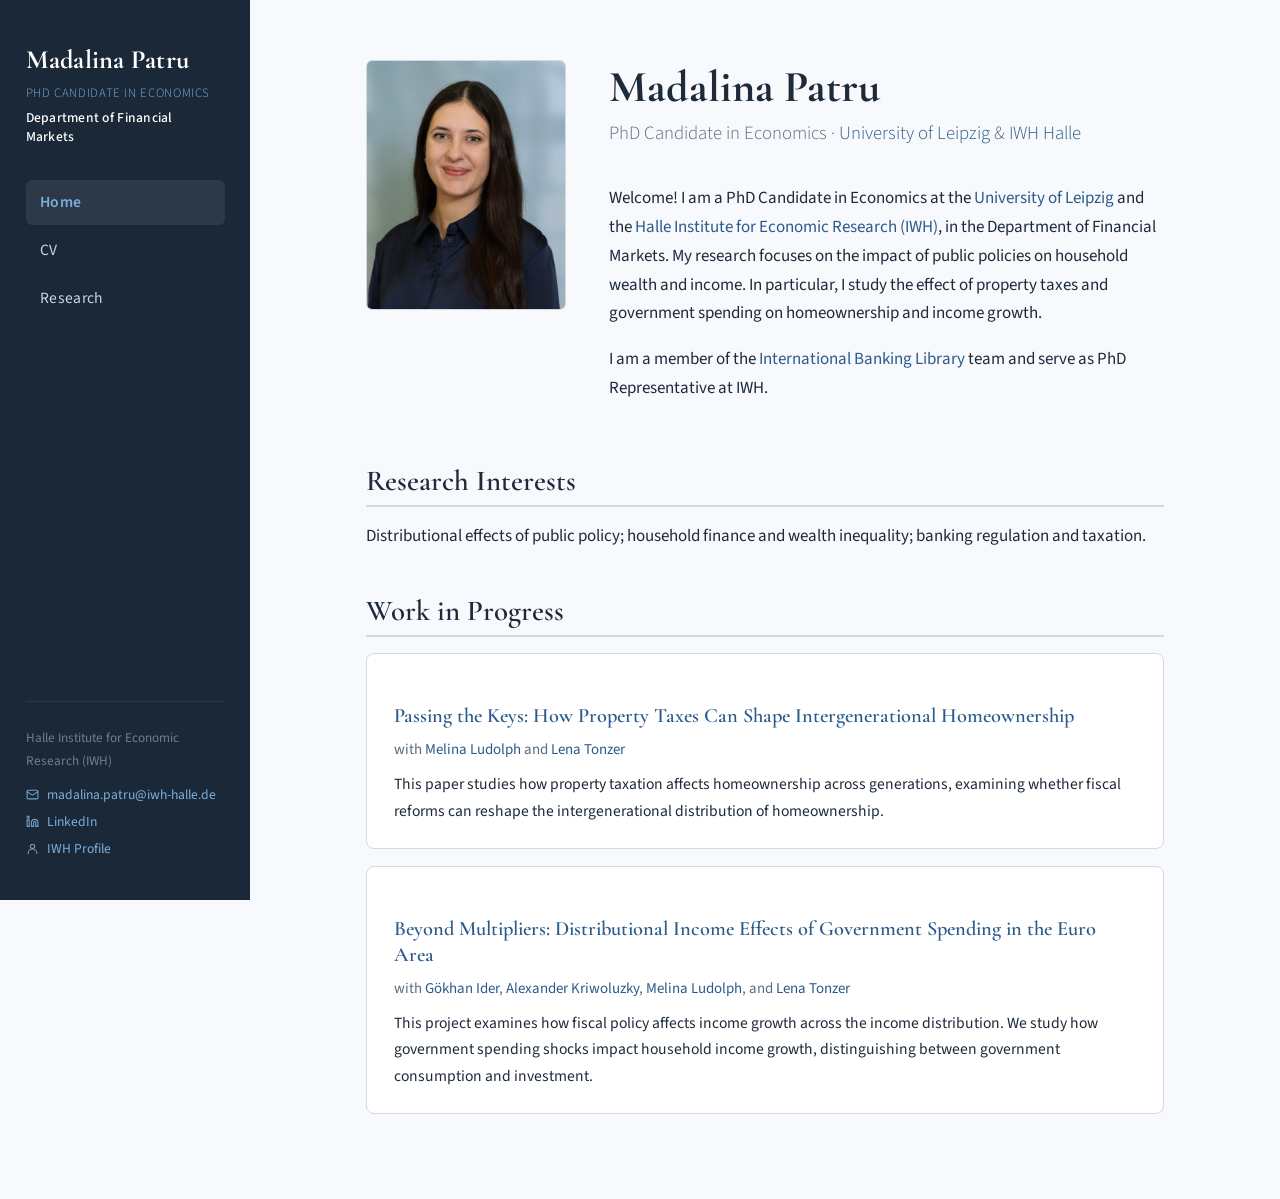
<file: index.html>
<!DOCTYPE html>
<html lang="en">
<head>
  <meta charset="UTF-8">
  <meta name="viewport" content="width=device-width, initial-scale=1.0">
  <meta name="description" content="Madalina Patru — PhD Candidate in Economics at the University of Leipzig and IWH Halle. Research on property taxes, homeownership, and household wealth.">
<meta name="author" content="Madalina Patru">
  <title>Madalina Patru — Academic Homepage</title>
  <link rel="stylesheet" href="style.css">
</head>
<body>

  <button class="hamburger" onclick="document.querySelector('.sidebar').classList.toggle('open')" aria-label="Menu">☰</button>

  <aside class="sidebar">
    <div class="sidebar__name">Madalina Patru</div>
    <div class="sidebar__title">PhD Candidate in Economics</div>
    <div class="sidebar__dept">Department of Financial Markets</div>
    <ul class="sidebar__nav">
      <li><a href="index.html" class="active">Home</a></li>
      <li><a href="cv.html">CV</a></li>
      <li><a href="research.html">Research</a></li>
    </ul>
    <div class="sidebar__footer">
      Halle Institute for Economic Research (IWH)
      <div class="sidebar__contact">
        <a href="mailto:madalina.patru@iwh-halle.de">
          <svg width="13" height="13" viewBox="0 0 24 24" fill="none" stroke="currentColor" stroke-width="2" stroke-linecap="round" stroke-linejoin="round"><rect x="2" y="4" width="20" height="16" rx="2"/><path d="m22 7-8.97 5.7a1.94 1.94 0 0 1-2.06 0L2 7"/></svg>
          madalina.patru@iwh-halle.de
        </a>
        <a href="https://www.linkedin.com/in/madalinagpatru/" target="_blank" rel="noopener">
          <svg width="13" height="13" viewBox="0 0 24 24" fill="none" stroke="currentColor" stroke-width="2" stroke-linecap="round" stroke-linejoin="round"><path d="M16 8a6 6 0 0 1 6 6v7h-4v-7a2 2 0 0 0-2-2 2 2 0 0 0-2 2v7h-4v-7a6 6 0 0 1 6-6z"/><rect x="2" y="9" width="4" height="12"/><circle cx="4" cy="4" r="2"/></svg>
          LinkedIn
        </a>
        <a href="https://www.iwh-halle.de/en/about-the-iwh/team/detail/madalina-patru" target="_blank" rel="noopener">
          <svg width="13" height="13" viewBox="0 0 24 24" fill="none" stroke="currentColor" stroke-width="2" stroke-linecap="round" stroke-linejoin="round"><circle cx="12" cy="8" r="4"/><path d="M20 21a8 8 0 1 0-16 0"/></svg>
          IWH Profile
        </a>
      </div>
    </div>
  </aside>

  <main class="main">
    <div class="content">

      <div class="hero">
        <img src="photo.jpg" alt="Madalina Patru" class="hero__photo">
        <div class="hero__text">
          <h1>Madalina Patru</h1>
          <p class="subtitle">PhD Candidate in Economics · <a href="https://www.wifa.uni-leipzig.de/en/faculty">University of Leipzig</a> &amp; <a href="https://www.iwh-halle.de/en/">IWH Halle</a></p>
          <p>
            Welcome! I am a PhD Candidate in Economics at the
            <a href="https://www.wifa.uni-leipzig.de/en/faculty">University of Leipzig</a> and the
            <a href="https://www.iwh-halle.de/en/">Halle Institute for Economic Research (IWH)</a>,
            in the Department of Financial Markets. My research focuses on the impact of public
            policies on household wealth and income. In particular, I study the effect of property
            taxes and government spending on homeownership and income growth.
          </p>
          <p>
            I am a member of the <a href="https://bankinglibrary.com/">International Banking Library</a>
            team and serve as PhD Representative at IWH.
          </p>
        </div>
      </div>

      <h2>Research Interests</h2>
      <p>
        Distributional effects of public policy; household finance and wealth inequality;
        banking regulation and taxation.
      </p>

      <h2>Work in Progress</h2>

      <div class="card">
        <h3>Passing the Keys: How Property Taxes Can Shape Intergenerational Homeownership</h3>
        <div class="card__meta">with <a href="https://sites.google.com/view/melinaludolph">Melina Ludolph</a> and <a href="https://sites.google.com/site/euilenatonzer/">Lena Tonzer</a></div>
        <div class="card__description">
          This paper studies how property taxation affects homeownership across generations,
          examining whether fiscal reforms can reshape the intergenerational distribution
          of homeownership.
        </div>
      </div>

      <div class="card">
        <h3>Beyond Multipliers: Distributional Income Effects of Government Spending in the Euro Area</h3>
        <div class="card__meta">with <a href="https://sites.google.com/view/gokhanider">Gökhan Ider</a>, <a href="https://www.alexanderkriwoluzky.com/">Alexander Kriwoluzky</a>, <a href="https://sites.google.com/view/melinaludolph">Melina Ludolph</a>, and <a href="https://sites.google.com/site/euilenatonzer/">Lena Tonzer</a></div>
        <div class="card__description">
          This project examines how fiscal policy affects income growth across the income
          distribution. We study how government spending shocks impact household income growth,
          distinguishing between government consumption and investment.
        </div>
      </div>

    </div>
  </main>

</body>
</html>
</file>
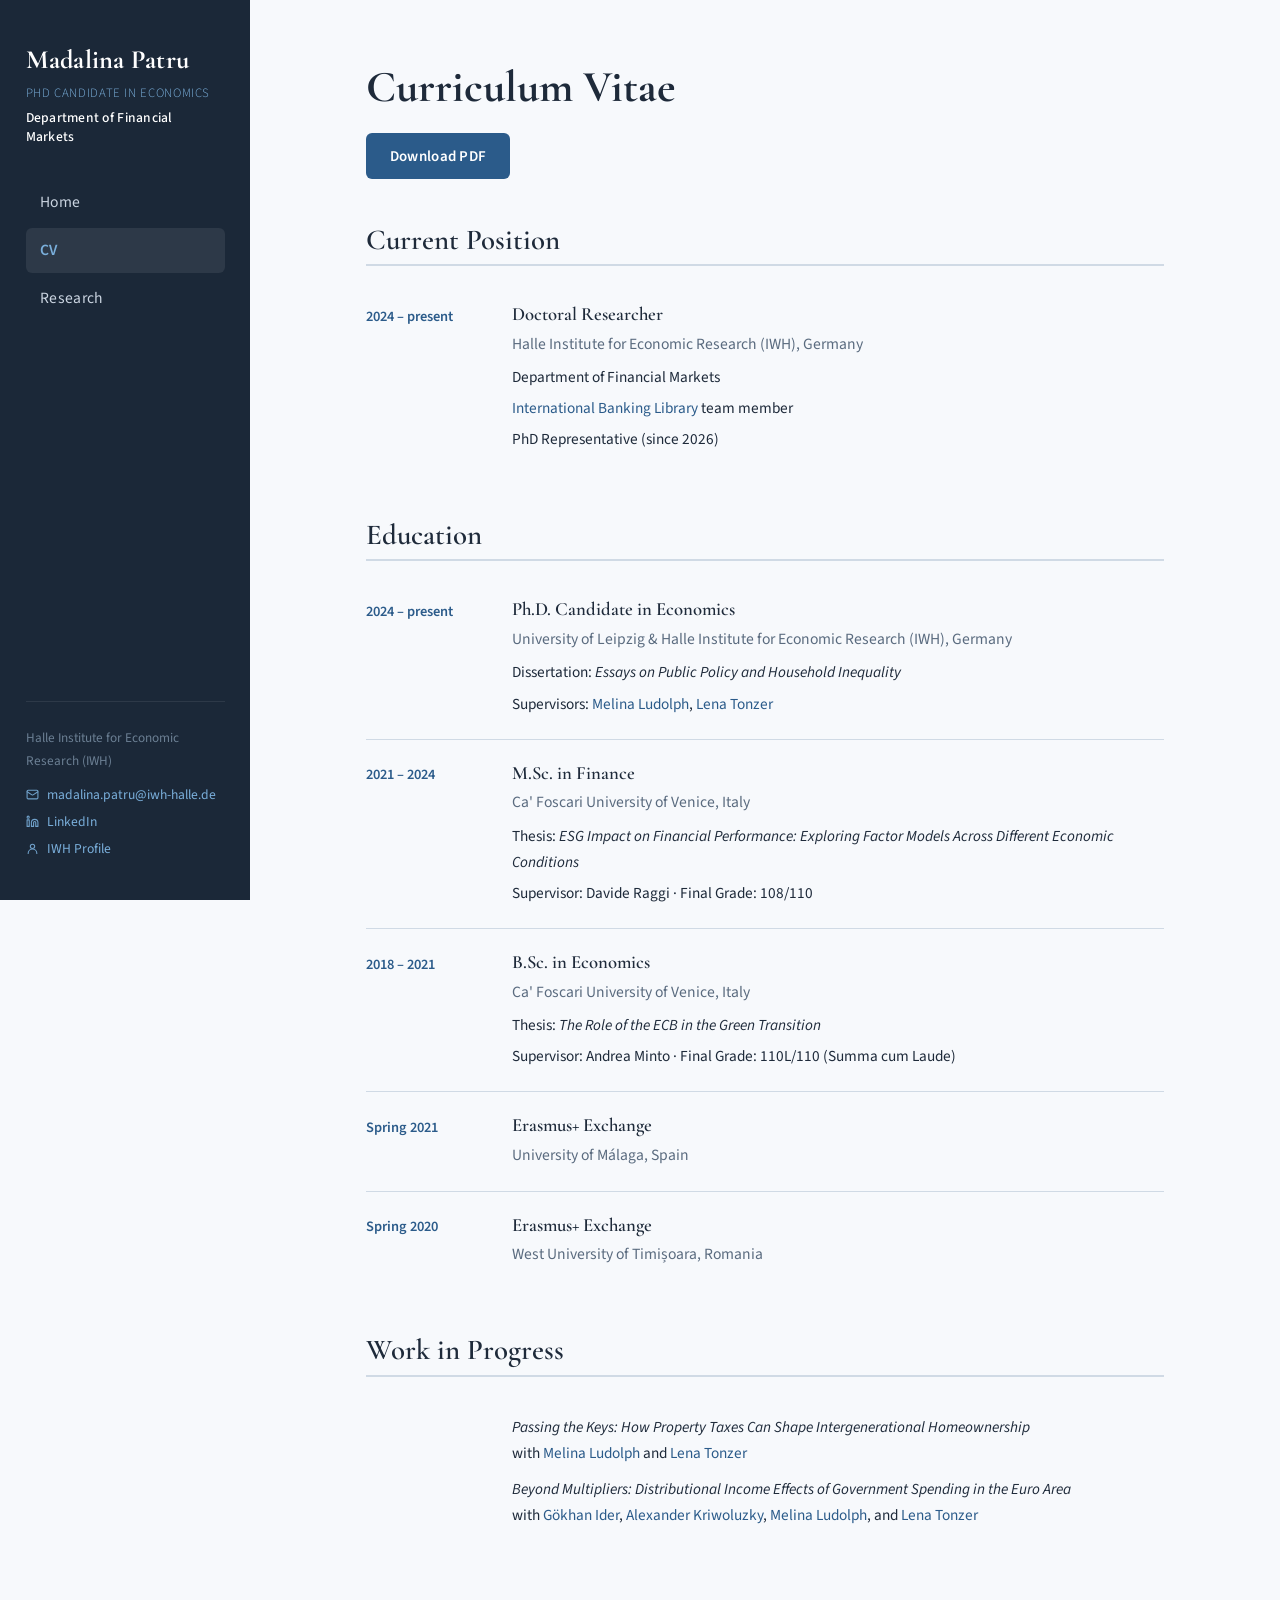
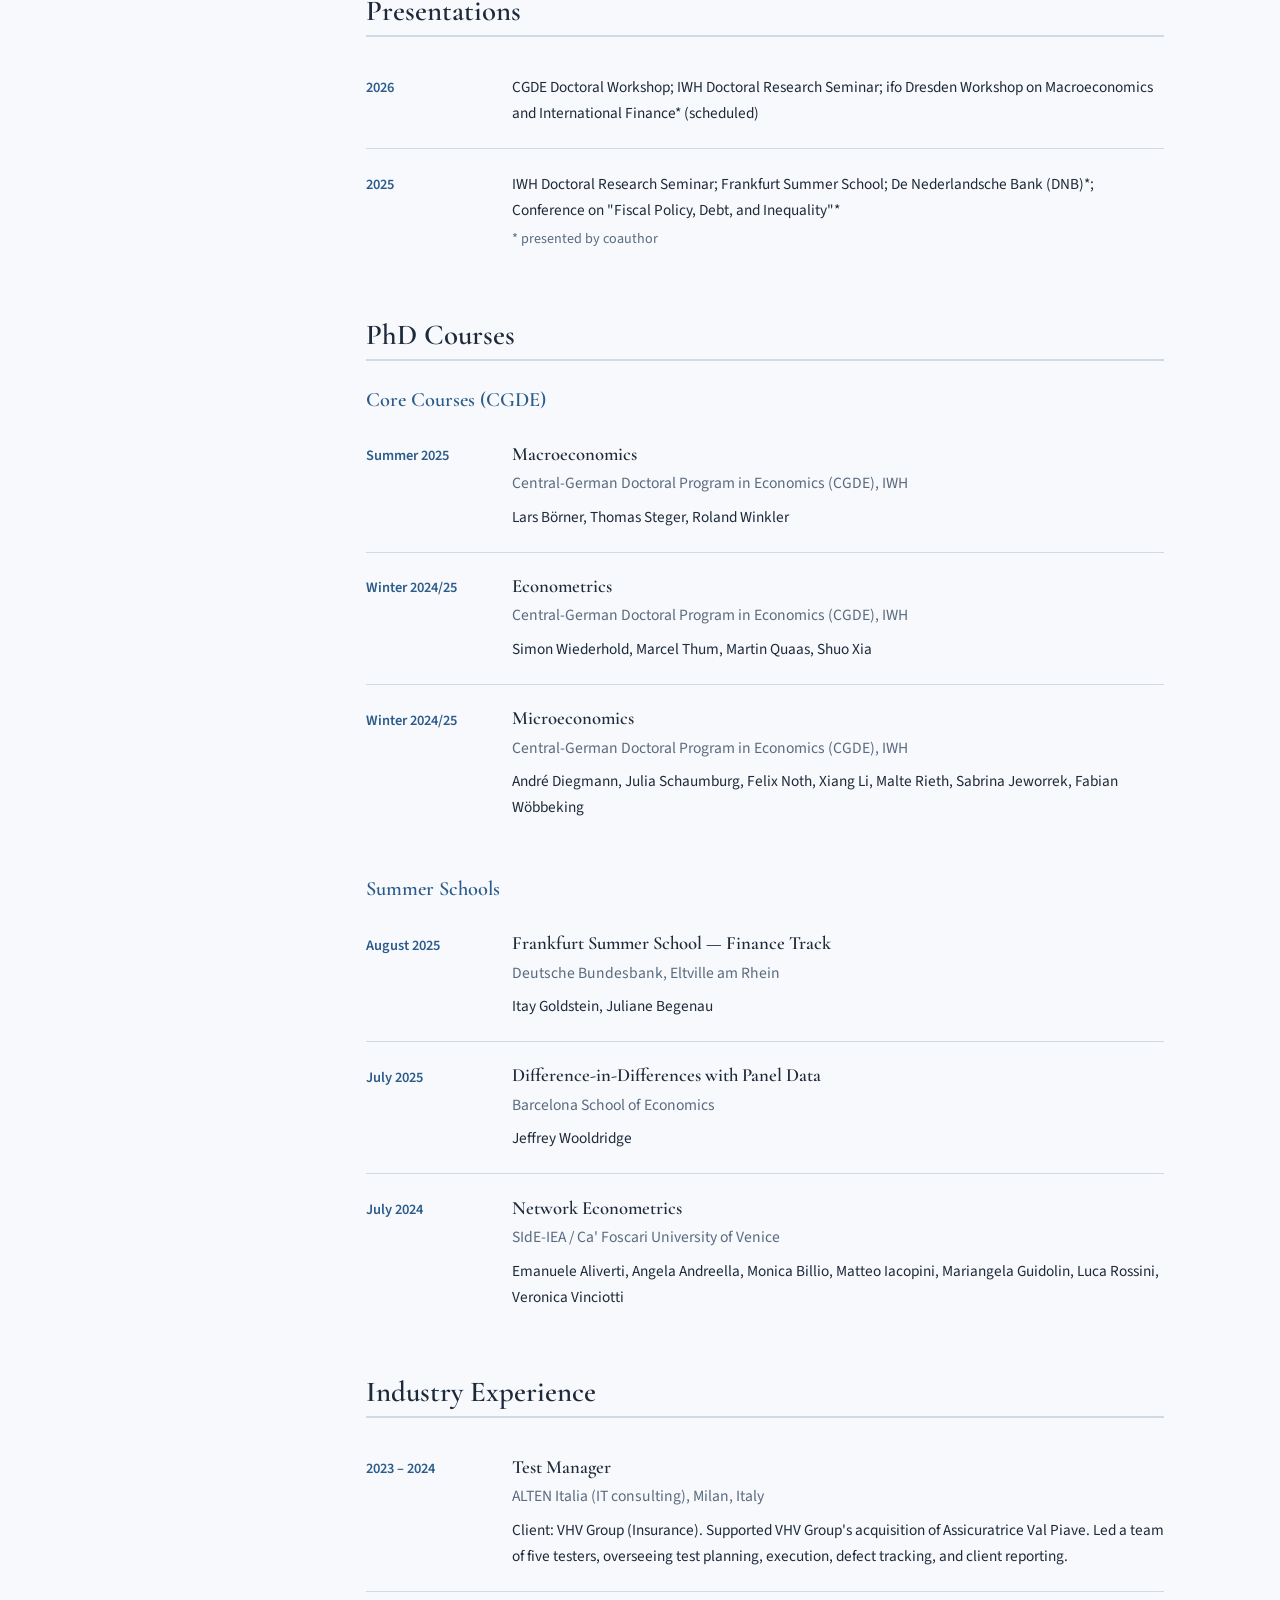
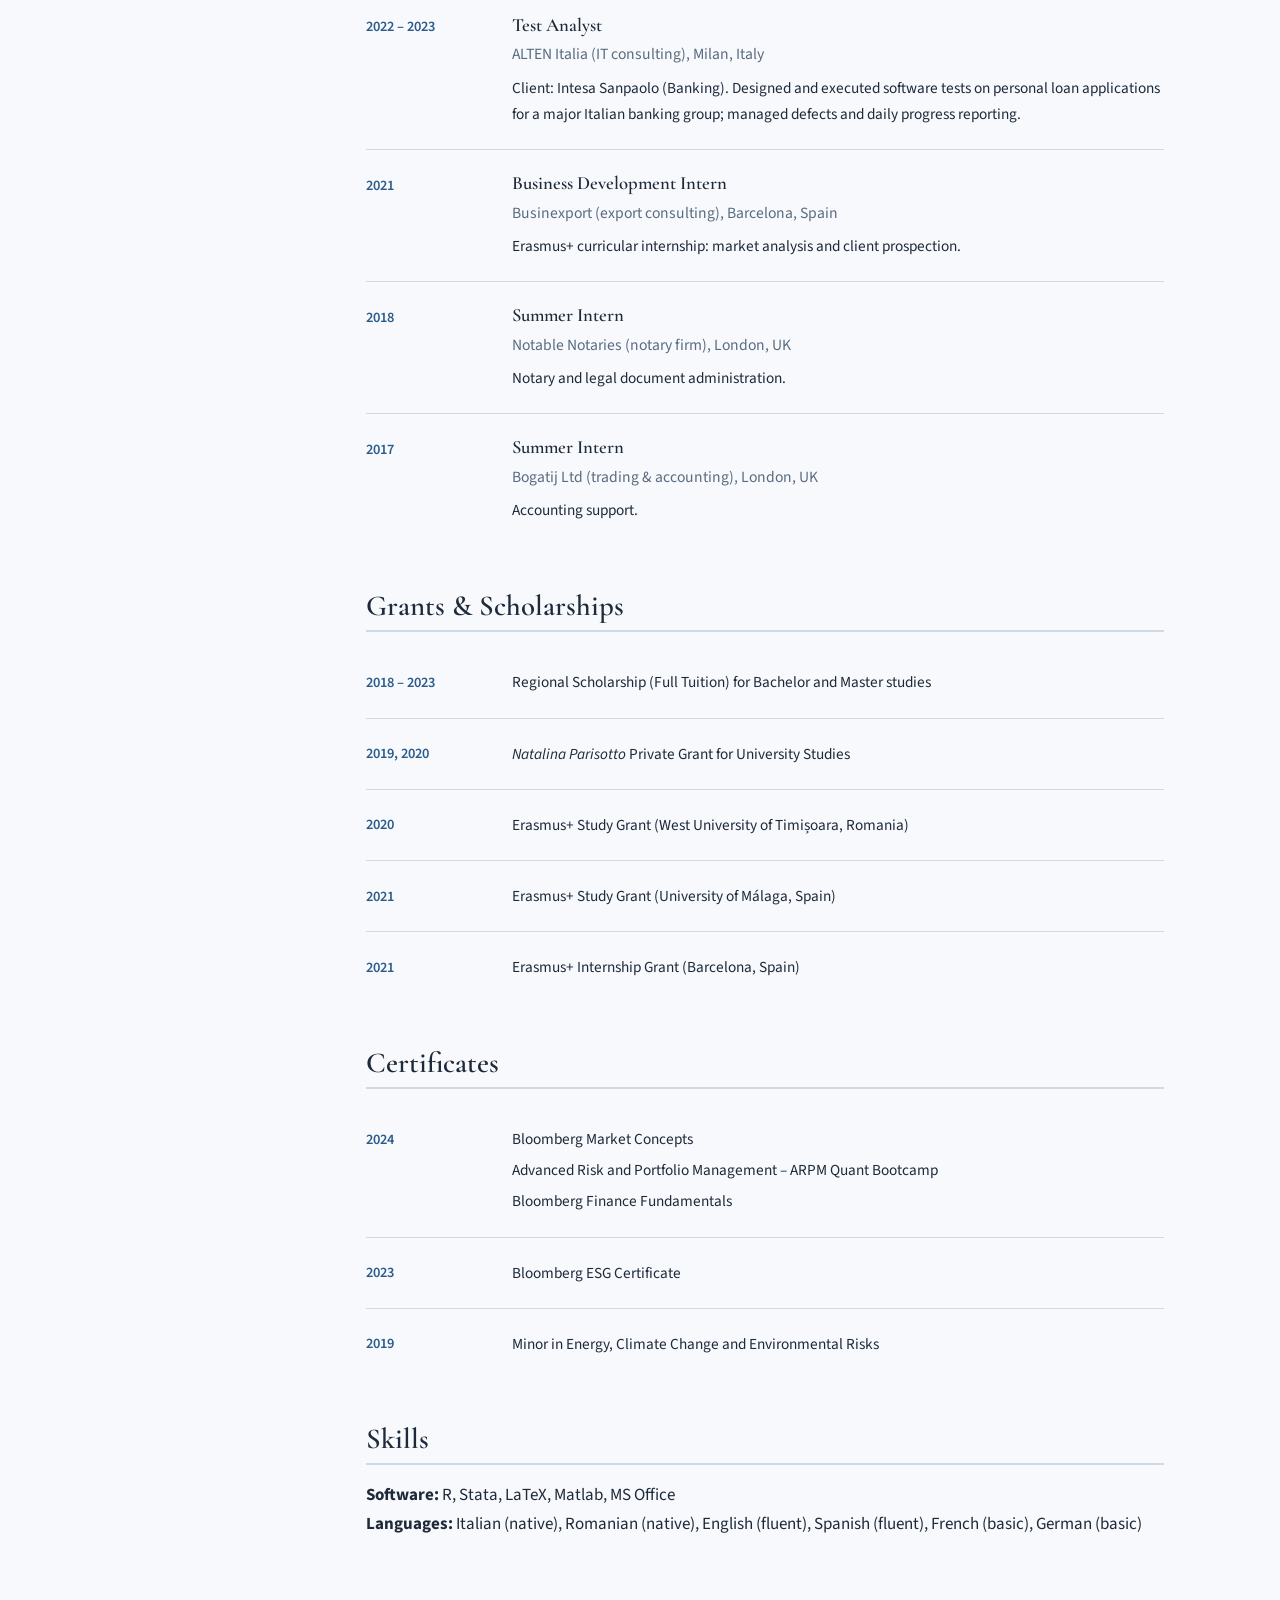
<file: cv.html>
<!DOCTYPE html>
<html lang="en">
<head>
  <meta charset="UTF-8">
  <meta name="viewport" content="width=device-width, initial-scale=1.0">
  <meta name="description" content="Madalina Patru — PhD Candidate in Economics at the University of Leipzig and IWH Halle. Research on property taxes, homeownership, and household wealth.">
<meta name="author" content="Madalina Patru">
  <title>CV — Madalina Patru</title>
  <link rel="stylesheet" href="style.css">
</head>
<body>

  <button class="hamburger" onclick="document.querySelector('.sidebar').classList.toggle('open')" aria-label="Menu">☰</button>

  <aside class="sidebar">
    <div class="sidebar__name">Madalina Patru</div>
    <div class="sidebar__title">PhD Candidate in Economics</div>
    <div class="sidebar__dept">Department of Financial Markets</div>
    <ul class="sidebar__nav">
      <li><a href="index.html">Home</a></li>
      <li><a href="cv.html" class="active">CV</a></li>
      <li><a href="research.html">Research</a></li>
    </ul>
    <div class="sidebar__footer">
      Halle Institute for Economic Research (IWH)
      <div class="sidebar__contact">
        <a href="mailto:madalina.patru@iwh-halle.de">
          <svg width="13" height="13" viewBox="0 0 24 24" fill="none" stroke="currentColor" stroke-width="2" stroke-linecap="round" stroke-linejoin="round"><rect x="2" y="4" width="20" height="16" rx="2"/><path d="m22 7-8.97 5.7a1.94 1.94 0 0 1-2.06 0L2 7"/></svg>
          madalina.patru@iwh-halle.de
        </a>
        <a href="https://www.linkedin.com/in/madalinagpatru/" target="_blank" rel="noopener">
          <svg width="13" height="13" viewBox="0 0 24 24" fill="none" stroke="currentColor" stroke-width="2" stroke-linecap="round" stroke-linejoin="round"><path d="M16 8a6 6 0 0 1 6 6v7h-4v-7a2 2 0 0 0-2-2 2 2 0 0 0-2 2v7h-4v-7a6 6 0 0 1 6-6z"/><rect x="2" y="9" width="4" height="12"/><circle cx="4" cy="4" r="2"/></svg>
          LinkedIn
        </a>
        <a href="https://www.iwh-halle.de/en/about-the-iwh/team/detail/madalina-patru" target="_blank" rel="noopener">
          <svg width="13" height="13" viewBox="0 0 24 24" fill="none" stroke="currentColor" stroke-width="2" stroke-linecap="round" stroke-linejoin="round"><circle cx="12" cy="8" r="4"/><path d="M20 21a8 8 0 1 0-16 0"/></svg>
          IWH Profile
        </a>
      </div>
    </div>
  </aside>

  <main class="main">
    <div class="content">

      <h1>Curriculum Vitae</h1>
      <p class="subtitle"><a href="cv.pdf" class="btn">Download PDF</a></p>

      <h2>Current Position</h2>
      <div class="cv-section">
        <div class="cv-entry">
          <div class="cv-entry__dates">2024 – present</div>
          <div class="cv-entry__details">
            <h4>Doctoral Researcher</h4>
            <p class="institution">Halle Institute for Economic Research (IWH), Germany</p>
            <p>Department of Financial Markets</p>
            <p><a href="https://bankinglibrary.com/">International Banking Library</a> team member</p>
            <p>PhD Representative (since 2026)</p>
          </div>
        </div>
      </div>

      <h2>Education</h2>
      <div class="cv-section">
        <div class="cv-entry">
          <div class="cv-entry__dates">2024 – present</div>
          <div class="cv-entry__details">
            <h4>Ph.D. Candidate in Economics</h4>
            <p class="institution">University of Leipzig &amp; Halle Institute for Economic Research (IWH), Germany</p>
            <p>Dissertation: <em>Essays on Public Policy and Household Inequality</em></p>
            <p>Supervisors: <a href="https://sites.google.com/view/melinaludolph">Melina Ludolph</a>, <a href="https://sites.google.com/site/euilenatonzer/">Lena Tonzer</a></p>
          </div>
        </div>
        <div class="cv-entry">
          <div class="cv-entry__dates">2021 – 2024</div>
          <div class="cv-entry__details">
            <h4>M.Sc. in Finance</h4>
            <p class="institution">Ca' Foscari University of Venice, Italy</p>
            <p>Thesis: <em>ESG Impact on Financial Performance: Exploring Factor Models Across Different Economic Conditions</em></p>
            <p>Supervisor: Davide Raggi · Final Grade: 108/110</p>
          </div>
        </div>
        <div class="cv-entry">
          <div class="cv-entry__dates">2018 – 2021</div>
          <div class="cv-entry__details">
            <h4>B.Sc. in Economics</h4>
            <p class="institution">Ca' Foscari University of Venice, Italy</p>
            <p>Thesis: <em>The Role of the ECB in the Green Transition</em></p>
            <p>Supervisor: Andrea Minto · Final Grade: 110L/110 (Summa cum Laude)</p>
          </div>
        </div>
        <div class="cv-entry">
          <div class="cv-entry__dates">Spring 2021</div>
          <div class="cv-entry__details">
            <h4>Erasmus+ Exchange</h4>
            <p class="institution">University of Málaga, Spain</p>
          </div>
        </div>
        <div class="cv-entry">
          <div class="cv-entry__dates">Spring 2020</div>
          <div class="cv-entry__details">
            <h4>Erasmus+ Exchange</h4>
            <p class="institution">West University of Timișoara, Romania</p>
          </div>
        </div>
      </div>

      <h2>Work in Progress</h2>
      <div class="cv-section">
        <div class="cv-entry">
          <div class="cv-entry__dates"></div>
          <div class="cv-entry__details">
            <p><em>Passing the Keys: How Property Taxes Can Shape Intergenerational Homeownership</em><br>
            with <a href="https://sites.google.com/view/melinaludolph">Melina Ludolph</a> and <a href="https://sites.google.com/site/euilenatonzer/">Lena Tonzer</a></p>
            <p style="margin-top: 0.6rem;"><em>Beyond Multipliers: Distributional Income Effects of Government Spending in the Euro Area</em><br>
            with <a href="https://sites.google.com/view/gokhanider">Gökhan Ider</a>, <a href="https://www.alexanderkriwoluzky.com/">Alexander Kriwoluzky</a>, <a href="https://sites.google.com/view/melinaludolph">Melina Ludolph</a>, and <a href="https://sites.google.com/site/euilenatonzer/">Lena Tonzer</a></p>
          </div>
        </div>
      </div>

      <h2>Presentations</h2>
      <div class="cv-section">
        <div class="cv-entry">
          <div class="cv-entry__dates">2026</div>
          <div class="cv-entry__details">
            <p>CGDE Doctoral Workshop; IWH Doctoral Research Seminar; ifo Dresden Workshop on Macroeconomics and International Finance* (scheduled)</p>
          </div>
        </div>
        <div class="cv-entry">
          <div class="cv-entry__dates">2025</div>
          <div class="cv-entry__details">
            <p>IWH Doctoral Research Seminar; Frankfurt Summer School; De Nederlandsche Bank (DNB)*; Conference on "Fiscal Policy, Debt, and Inequality"*</p>
            <p style="font-size:0.83rem; color:var(--color-text-muted); margin-top:0.3rem;">* presented by coauthor</p>
          </div>
        </div>
      </div>

      <h2>PhD Courses</h2>

      <h3 style="margin-top:1.5rem;">Core Courses (CGDE)</h3>
      <div class="cv-section">
        <div class="cv-entry">
          <div class="cv-entry__dates">Summer 2025</div>
          <div class="cv-entry__details">
            <h4>Macroeconomics</h4>
            <p class="institution">Central-German Doctoral Program in Economics (CGDE), IWH</p>
            <p>Lars Börner, Thomas Steger, Roland Winkler</p>
          </div>
        </div>
        <div class="cv-entry">
          <div class="cv-entry__dates">Winter 2024/25</div>
          <div class="cv-entry__details">
            <h4>Econometrics</h4>
            <p class="institution">Central-German Doctoral Program in Economics (CGDE), IWH</p>
            <p>Simon Wiederhold, Marcel Thum, Martin Quaas, Shuo Xia</p>
          </div>
        </div>
        <div class="cv-entry">
          <div class="cv-entry__dates">Winter 2024/25</div>
          <div class="cv-entry__details">
            <h4>Microeconomics</h4>
            <p class="institution">Central-German Doctoral Program in Economics (CGDE), IWH</p>
            <p>André Diegmann, Julia Schaumburg, Felix Noth, Xiang Li, Malte Rieth, Sabrina Jeworrek, Fabian Wöbbeking</p>
          </div>
        </div>
      </div>

      <h3 style="margin-top:1.5rem;">Summer Schools</h3>
      <div class="cv-section">
        <div class="cv-entry">
          <div class="cv-entry__dates">August 2025</div>
          <div class="cv-entry__details">
            <h4>Frankfurt Summer School — Finance Track</h4>
            <p class="institution">Deutsche Bundesbank, Eltville am Rhein</p>
            <p>Itay Goldstein, Juliane Begenau</p>
          </div>
        </div>
        <div class="cv-entry">
          <div class="cv-entry__dates">July 2025</div>
          <div class="cv-entry__details">
            <h4>Difference-in-Differences with Panel Data</h4>
            <p class="institution">Barcelona School of Economics</p>
            <p>Jeffrey Wooldridge</p>
          </div>
        </div>
        <div class="cv-entry">
          <div class="cv-entry__dates">July 2024</div>
          <div class="cv-entry__details">
            <h4>Network Econometrics</h4>
            <p class="institution">SIdE-IEA / Ca' Foscari University of Venice</p>
            <p>Emanuele Aliverti, Angela Andreella, Monica Billio, Matteo Iacopini, Mariangela Guidolin, Luca Rossini, Veronica Vinciotti</p>
          </div>
        </div>
      </div>

      <h2>Industry Experience</h2>
      <div class="cv-section">
        <div class="cv-entry">
          <div class="cv-entry__dates">2023 – 2024</div>
          <div class="cv-entry__details">
            <h4>Test Manager</h4>
            <p class="institution">ALTEN Italia (IT consulting), Milan, Italy</p>
            <p>Client: VHV Group (Insurance). Supported VHV Group's acquisition of Assicuratrice Val Piave. Led a team of five testers, overseeing test planning, execution, defect tracking, and client reporting.</p>
          </div>
        </div>
        <div class="cv-entry">
          <div class="cv-entry__dates">2022 – 2023</div>
          <div class="cv-entry__details">
            <h4>Test Analyst</h4>
            <p class="institution">ALTEN Italia (IT consulting), Milan, Italy</p>
            <p>Client: Intesa Sanpaolo (Banking). Designed and executed software tests on personal loan applications for a major Italian banking group; managed defects and daily progress reporting.</p>
          </div>
        </div>
        <div class="cv-entry">
          <div class="cv-entry__dates">2021</div>
          <div class="cv-entry__details">
            <h4>Business Development Intern</h4>
            <p class="institution">Businexport (export consulting), Barcelona, Spain</p>
            <p>Erasmus+ curricular internship: market analysis and client prospection.</p>
          </div>
        </div>
        <div class="cv-entry">
          <div class="cv-entry__dates">2018</div>
          <div class="cv-entry__details">
            <h4>Summer Intern</h4>
            <p class="institution">Notable Notaries (notary firm), London, UK</p>
            <p>Notary and legal document administration.</p>
          </div>
        </div>
        <div class="cv-entry">
          <div class="cv-entry__dates">2017</div>
          <div class="cv-entry__details">
            <h4>Summer Intern</h4>
            <p class="institution">Bogatij Ltd (trading &amp; accounting), London, UK</p>
            <p>Accounting support.</p>
          </div>
        </div>
      </div>

      <h2>Grants &amp; Scholarships</h2>
      <div class="cv-section">
        <div class="cv-entry">
          <div class="cv-entry__dates">2018 – 2023</div>
          <div class="cv-entry__details">
            <p>Regional Scholarship (Full Tuition) for Bachelor and Master studies</p>
          </div>
        </div>
        <div class="cv-entry">
          <div class="cv-entry__dates">2019, 2020</div>
          <div class="cv-entry__details">
            <p><em>Natalina Parisotto</em> Private Grant for University Studies</p>
          </div>
        </div>
        <div class="cv-entry">
          <div class="cv-entry__dates">2020</div>
          <div class="cv-entry__details">
            <p>Erasmus+ Study Grant (West University of Timișoara, Romania)</p>
          </div>
        </div>
        <div class="cv-entry">
          <div class="cv-entry__dates">2021</div>
          <div class="cv-entry__details">
            <p>Erasmus+ Study Grant (University of Málaga, Spain)</p>
          </div>
        </div>
        <div class="cv-entry">
          <div class="cv-entry__dates">2021</div>
          <div class="cv-entry__details">
            <p>Erasmus+ Internship Grant (Barcelona, Spain)</p>
          </div>
        </div>
      </div>

      <h2>Certificates</h2>
      <div class="cv-section">
        <div class="cv-entry">
          <div class="cv-entry__dates">2024</div>
          <div class="cv-entry__details">
            <p>Bloomberg Market Concepts</p>
            <p>Advanced Risk and Portfolio Management – ARPM Quant Bootcamp</p>
            <p>Bloomberg Finance Fundamentals</p>
          </div>
        </div>
        <div class="cv-entry">
          <div class="cv-entry__dates">2023</div>
          <div class="cv-entry__details">
            <p>Bloomberg ESG Certificate</p>
          </div>
        </div>
        <div class="cv-entry">
          <div class="cv-entry__dates">2019</div>
          <div class="cv-entry__details">
            <p>Minor in Energy, Climate Change and Environmental Risks</p>
          </div>
        </div>
      </div>

      <h2>Skills</h2>
      <p>
        <strong>Software:</strong> R, Stata, LaTeX, Matlab, MS Office<br>
        <strong>Languages:</strong> Italian (native), Romanian (native), English (fluent), Spanish (fluent), French (basic), German (basic)
      </p>

    </div>
  </main>

</body>
</html>
</file>
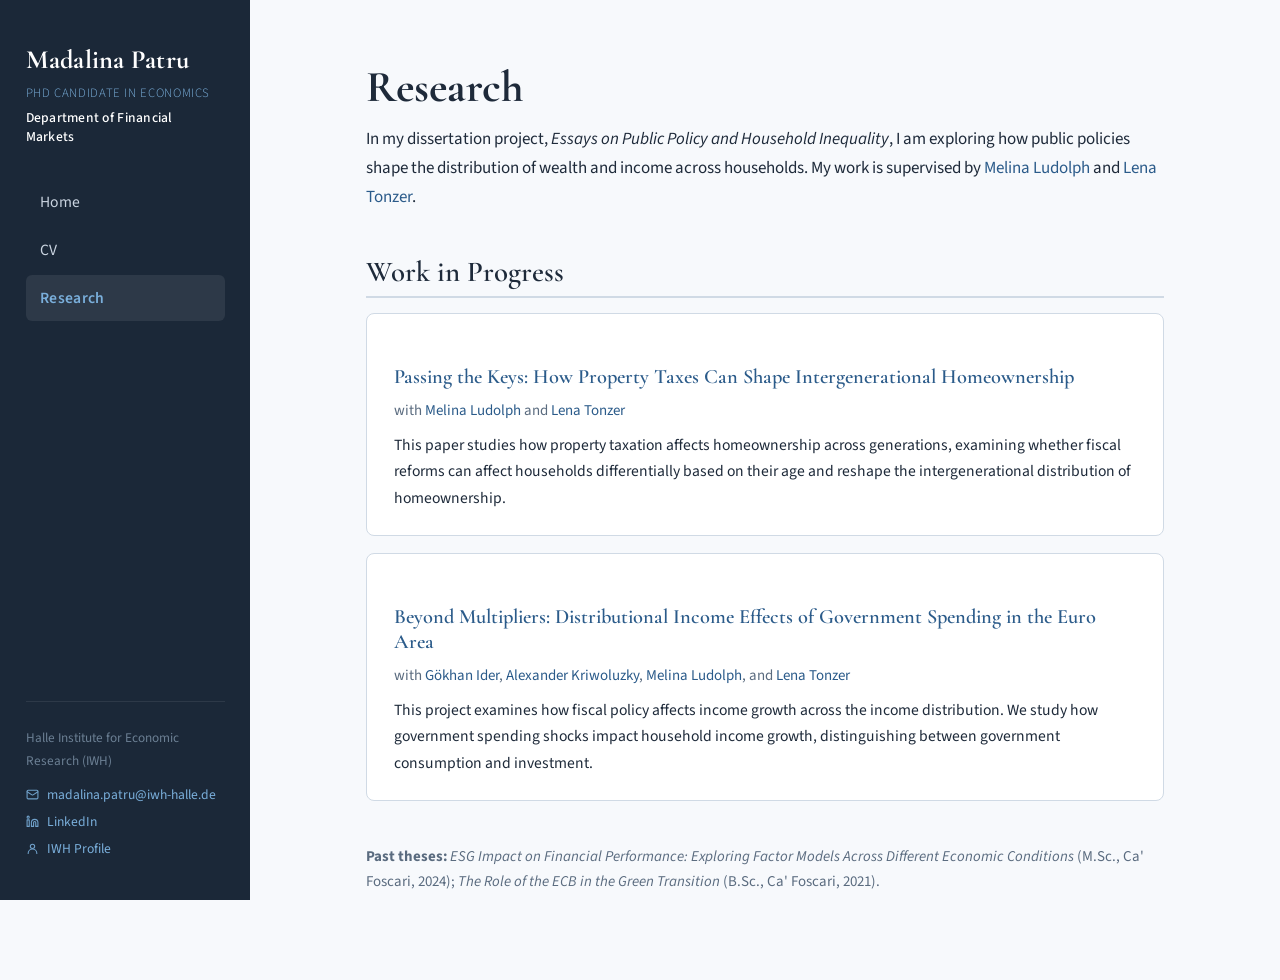
<file: research.html>
<!DOCTYPE html>
<html lang="en">
<head>
  <meta charset="UTF-8">
  <meta name="viewport" content="width=device-width, initial-scale=1.0">
  <meta name="description" content="Madalina Patru — PhD Candidate in Economics at the University of Leipzig and IWH Halle. Research on property taxes, homeownership, and household wealth.">
<meta name="author" content="Madalina Patru">
  <title>Research — Madalina Patru</title>
  <link rel="stylesheet" href="style.css">
</head>
<body>

  <button class="hamburger" onclick="document.querySelector('.sidebar').classList.toggle('open')" aria-label="Menu">☰</button>

  <aside class="sidebar">
    <div class="sidebar__name">Madalina Patru</div>
    <div class="sidebar__title">PhD Candidate in Economics</div>
    <div class="sidebar__dept">Department of Financial Markets</div>
    <ul class="sidebar__nav">
      <li><a href="index.html">Home</a></li>
      <li><a href="cv.html">CV</a></li>
      <li><a href="research.html" class="active">Research</a></li>
    </ul>
    <div class="sidebar__footer">
      Halle Institute for Economic Research (IWH)
      <div class="sidebar__contact">
        <a href="mailto:madalina.patru@iwh-halle.de">
          <svg width="13" height="13" viewBox="0 0 24 24" fill="none" stroke="currentColor" stroke-width="2" stroke-linecap="round" stroke-linejoin="round"><rect x="2" y="4" width="20" height="16" rx="2"/><path d="m22 7-8.97 5.7a1.94 1.94 0 0 1-2.06 0L2 7"/></svg>
          madalina.patru@iwh-halle.de
        </a>
        <a href="https://www.linkedin.com/in/madalinagpatru/" target="_blank" rel="noopener">
          <svg width="13" height="13" viewBox="0 0 24 24" fill="none" stroke="currentColor" stroke-width="2" stroke-linecap="round" stroke-linejoin="round"><path d="M16 8a6 6 0 0 1 6 6v7h-4v-7a2 2 0 0 0-2-2 2 2 0 0 0-2 2v7h-4v-7a6 6 0 0 1 6-6z"/><rect x="2" y="9" width="4" height="12"/><circle cx="4" cy="4" r="2"/></svg>
          LinkedIn
        </a>
        <a href="https://www.iwh-halle.de/en/about-the-iwh/team/detail/madalina-patru" target="_blank" rel="noopener">
          <svg width="13" height="13" viewBox="0 0 24 24" fill="none" stroke="currentColor" stroke-width="2" stroke-linecap="round" stroke-linejoin="round"><circle cx="12" cy="8" r="4"/><path d="M20 21a8 8 0 1 0-16 0"/></svg>
          IWH Profile
        </a>
      </div>
    </div>
  </aside>

  <main class="main">
    <div class="content">

      <h1>Research</h1>

      <p>
        In my dissertation project, <em>Essays on Public Policy and Household Inequality</em>,
        I am exploring how public policies shape the distribution of wealth and income
        across households. My work is supervised by
        <a href="https://sites.google.com/view/melinaludolph">Melina Ludolph</a> and
        <a href="https://sites.google.com/site/euilenatonzer/">Lena Tonzer</a>.
      </p>

      <h2>Work in Progress</h2>

      <div class="card">
        <h3>Passing the Keys: How Property Taxes Can Shape Intergenerational Homeownership</h3>
        <div class="card__meta">with <a href="https://sites.google.com/view/melinaludolph">Melina Ludolph</a> and <a href="https://sites.google.com/site/euilenatonzer/">Lena Tonzer</a></div>
        <div class="card__description">
          This paper studies how property taxation affects homeownership across generations,
          examining whether fiscal reforms can affect households differentially based on their
          age and reshape the intergenerational distribution of homeownership.
        </div>
      </div>

      <div class="card">
        <h3>Beyond Multipliers: Distributional Income Effects of Government Spending in the Euro Area</h3>
        <div class="card__meta">with <a href="https://sites.google.com/view/gokhanider">Gökhan Ider</a>, <a href="https://www.alexanderkriwoluzky.com/">Alexander Kriwoluzky</a>, <a href="https://sites.google.com/view/melinaludolph">Melina Ludolph</a>, and <a href="https://sites.google.com/site/euilenatonzer/">Lena Tonzer</a></div>
        <div class="card__description">
          This project examines how fiscal policy affects income growth across the income
          distribution. We study how government spending shocks impact household income growth,
          distinguishing between government consumption and investment.
        </div>
      </div>

      <p style="margin-top: 2.5rem; font-size: 0.88rem; color: var(--color-text-muted);">
        <strong>Past theses:</strong>
        <em>ESG Impact on Financial Performance: Exploring Factor Models Across Different Economic Conditions</em> (M.Sc., Ca' Foscari, 2024);
        <em>The Role of the ECB in the Green Transition</em> (B.Sc., Ca' Foscari, 2021).
      </p>

    </div>
  </main>

</body>
</html>
</file>
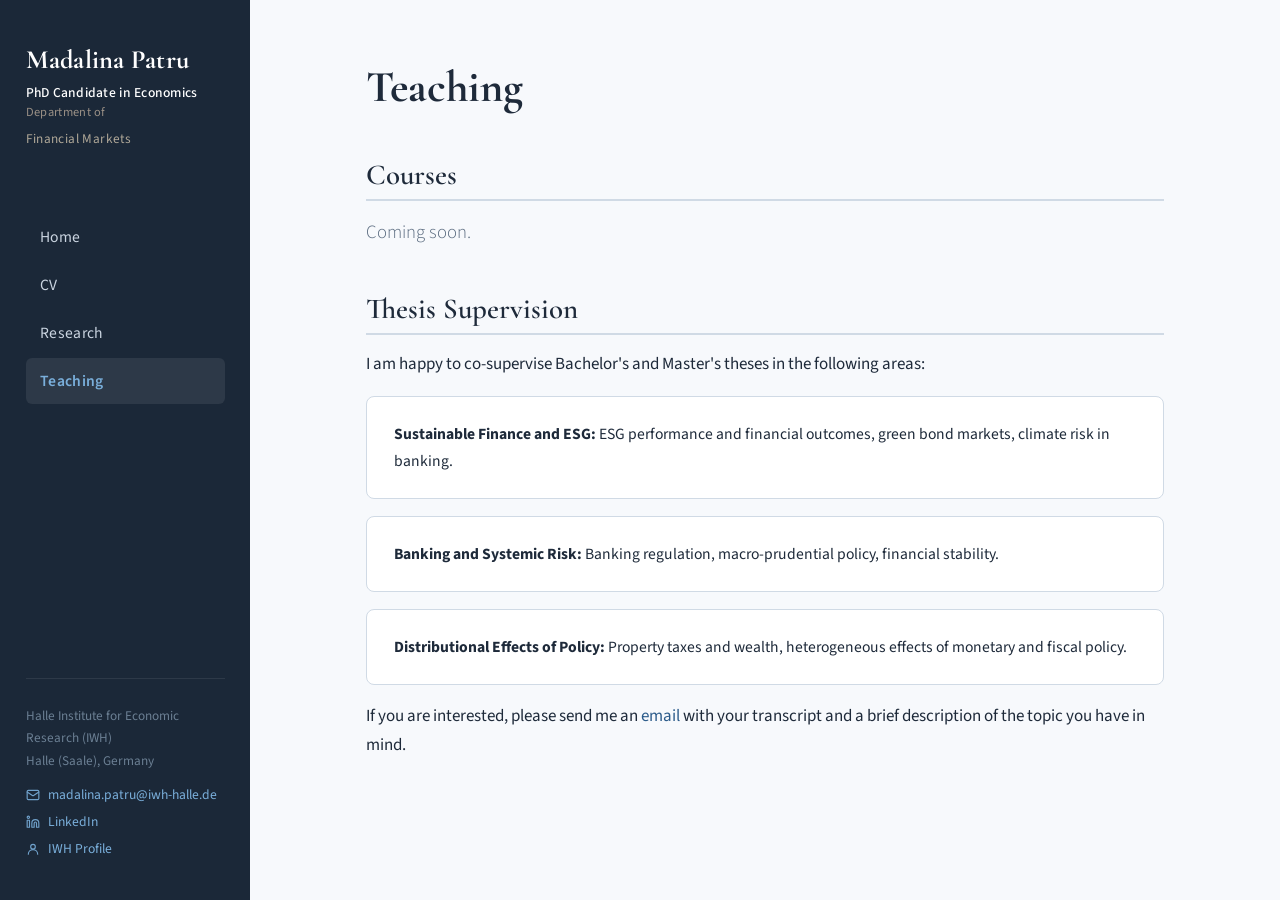
<file: teaching.html>
<!DOCTYPE html>
<html lang="en">
<head>
  <meta charset="UTF-8">
  <meta name="viewport" content="width=device-width, initial-scale=1.0">
  <meta name="description" content="Madalina Patru — PhD Candidate in Economics at the University of Leipzig and IWH Halle. Research on property taxes, homeownership, and household wealth.">
<meta name="author" content="Madalina Patru">
  <title>Teaching — Madalina Patru</title>
  <link rel="stylesheet" href="style.css">
</head>
<body>

  <button class="hamburger" onclick="document.querySelector('.sidebar').classList.toggle('open')" aria-label="Menu">☰</button>

  <aside class="sidebar">
    <div class="sidebar__name">Madalina Patru</div>
    <div class="sidebar__dept">PhD Candidate in Economics</div>
    <div style="font-size:0.73rem;color:#998f85;letter-spacing:0.03em;margin-bottom:0.3rem;">Department of</div>
    <div style="font-size:0.78rem;color:#b0a898;letter-spacing:0.03em;margin-bottom:1.8rem;">Financial Markets</div>

    <ul class="sidebar__nav">
      <li><a href="index.html">Home</a></li>
      <li><a href="cv.html">CV</a></li>
      <li><a href="research.html">Research</a></li>
      <li><a href="teaching.html" class="active">Teaching</a></li>
    </ul>

    <div class="sidebar__footer">
      Halle Institute for Economic Research (IWH)<br>
      Halle (Saale), Germany

      <div class="sidebar__contact">
        <a href="mailto:madalina.patru@iwh-halle.de">
          <svg width="14" height="14" viewBox="0 0 24 24" fill="none" stroke="currentColor" stroke-width="2" stroke-linecap="round" stroke-linejoin="round"><rect x="2" y="4" width="20" height="16" rx="2"/><path d="m22 7-8.97 5.7a1.94 1.94 0 0 1-2.06 0L2 7"/></svg>
          madalina.patru@iwh-halle.de
        </a>
        <a href="https://www.linkedin.com/in/madalinagpatru/" target="_blank" rel="noopener">
          <svg width="14" height="14" viewBox="0 0 24 24" fill="none" stroke="currentColor" stroke-width="2" stroke-linecap="round" stroke-linejoin="round"><path d="M16 8a6 6 0 0 1 6 6v7h-4v-7a2 2 0 0 0-2-2 2 2 0 0 0-2 2v7h-4v-7a6 6 0 0 1 6-6z"/><rect x="2" y="9" width="4" height="12"/><circle cx="4" cy="4" r="2"/></svg>
          LinkedIn
        </a>
        <a href="https://www.iwh-halle.de/en/about-the-iwh/team/detail/madalina-patru" target="_blank" rel="noopener">
          <svg width="14" height="14" viewBox="0 0 24 24" fill="none" stroke="currentColor" stroke-width="2" stroke-linecap="round" stroke-linejoin="round"><circle cx="12" cy="8" r="4"/><path d="M20 21a8 8 0 1 0-16 0"/></svg>
          IWH Profile
        </a>
      </div>
    </div>
  </aside>

  <main class="main">
    <div class="content">

      <h1>Teaching</h1>

      <h2>Courses</h2>
      <p class="subtitle" style="margin-top:0;">Coming soon.</p>

      <!--
        When you teach courses, use this table:

        <table class="course-table">
          <thead>
            <tr>
              <th>Course</th>
              <th>Level</th>
              <th>Semester</th>
              <th>Role</th>
            </tr>
          </thead>
          <tbody>
            <tr>
              <td>Course Name</td>
              <td>MSc</td>
              <td>Spring 2026</td>
              <td>Teaching Assistant</td>
            </tr>
          </tbody>
        </table>
      -->

      <h2>Thesis Supervision</h2>
      <p>
        I am happy to co-supervise Bachelor's and Master's theses in the following areas:
      </p>
      <div class="card">
        <div class="card__description">
          <strong>Sustainable Finance and ESG:</strong> ESG performance and financial outcomes, green bond markets, climate risk in banking.
        </div>
      </div>
      <div class="card">
        <div class="card__description">
          <strong>Banking and Systemic Risk:</strong> Banking regulation, macro-prudential policy, financial stability.
        </div>
      </div>
      <div class="card">
        <div class="card__description">
          <strong>Distributional Effects of Policy:</strong> Property taxes and wealth, heterogeneous effects of monetary and fiscal policy.
        </div>
      </div>
      <p>
        If you are interested, please send me an
        <a href="mailto:madalina.patru@iwh-halle.de">email</a> with your transcript and a brief
        description of the topic you have in mind.
      </p>

    </div>
  </main>

</body>
</html>
</file>
<file: style.css>
/* ============================================
   Madalina Patru — Academic Website Stylesheet
   ============================================ */

@import url('https://fonts.googleapis.com/css2?family=Cormorant+Garamond:ital,wght@0,400;0,600;0,700;1,400&family=Source+Sans+3:ital,wght@0,300;0,400;0,600;0,700;1,400&display=swap');

:root {
  --color-bg: #F7F9FC;
  --color-bg-alt: #EDF1F7;
  --color-text: #1E2A3A;
  --color-text-muted: #5A6B7F;
  --color-accent: #2B5B8A;
  --color-accent-hover: #3A74A8;
  --color-border: #D0DAE5;
  --color-nav-bg: #1B2838;
  --color-nav-text: #CBD5E1;
  --color-nav-hover: #7AAFDB;
  --font-heading: 'Cormorant Garamond', Georgia, serif;
  --font-body: 'Source Sans 3', 'Segoe UI', sans-serif;
  --max-width: 900px;
  --nav-width: 250px;
}

*, *::before, *::after {
  box-sizing: border-box;
  margin: 0;
  padding: 0;
}

html {
  font-size: 17px;
  scroll-behavior: smooth;
}

body {
  font-family: var(--font-body);
  color: var(--color-text);
  background: var(--color-bg);
  line-height: 1.7;
  min-height: 100vh;
  display: flex;
}

/* ---- SIDEBAR ---- */

.sidebar {
  position: fixed;
  top: 0;
  left: 0;
  width: var(--nav-width);
  height: 100vh;
  background: var(--color-nav-bg);
  color: var(--color-nav-text);
  display: flex;
  flex-direction: column;
  padding: 2.5rem 1.5rem;
  z-index: 100;
  overflow-y: auto;
}

.sidebar__name {
  font-family: var(--font-heading);
  font-size: 1.55rem;
  font-weight: 700;
  color: #fff;
  letter-spacing: 0.01em;
  line-height: 1.3;
  margin-bottom: 0.35rem;
}

.sidebar__title {
  font-size: 0.75rem;
  font-weight: 300;
  color: var(--color-nav-hover);
  letter-spacing: 0.05em;
  text-transform: uppercase;
  margin-bottom: 0.2rem;
}

.sidebar__dept {
  font-size: 0.8rem;
  font-weight: 500;
  color: #fff;
  letter-spacing: 0.02em;
  line-height: 1.4;
  margin-bottom: 0;
}

.sidebar__nav {
  list-style: none;
  flex: 1;
  margin-top: 2rem;
}

.sidebar__nav li {
  margin-bottom: 0.15rem;
}

.sidebar__nav a {
  display: block;
  padding: 0.55rem 0.85rem;
  color: var(--color-nav-text);
  text-decoration: none;
  font-size: 0.92rem;
  font-weight: 400;
  border-radius: 6px;
  transition: background 0.2s, color 0.2s;
  letter-spacing: 0.02em;
}

.sidebar__nav a:hover,
.sidebar__nav a.active {
  background: rgba(255,255,255,0.08);
  color: var(--color-nav-hover);
}

.sidebar__nav a.active {
  font-weight: 600;
}

.sidebar__footer {
  margin-top: auto;
  padding-top: 1.5rem;
  border-top: 1px solid rgba(255,255,255,0.08);
  font-size: 0.78rem;
  color: #6b7f93;
  line-height: 1.7;
}

.sidebar__contact {
  margin-top: 0.8rem;
  display: flex;
  flex-direction: column;
  gap: 0.55rem;
}

.sidebar__contact a {
  display: flex;
  align-items: center;
  gap: 0.5rem;
  color: var(--color-nav-hover);
  text-decoration: none;
  font-size: 0.8rem;
  transition: color 0.15s;
  line-height: 1.3;
  word-break: break-all;
}

.sidebar__contact a:hover {
  color: #fff;
  text-decoration: none;
}

.sidebar__contact svg {
  flex-shrink: 0;
  opacity: 0.9;
}

/* ---- MOBILE HAMBURGER ---- */

.hamburger {
  display: none;
  position: fixed;
  top: 1rem;
  left: 1rem;
  z-index: 200;
  background: var(--color-nav-bg);
  color: #fff;
  border: none;
  border-radius: 6px;
  width: 44px;
  height: 44px;
  cursor: pointer;
  font-size: 1.4rem;
  align-items: center;
  justify-content: center;
}

/* ---- MAIN CONTENT ---- */

.main {
  margin-left: var(--nav-width);
  flex: 1;
  min-height: 100vh;
}

.content {
  max-width: var(--max-width);
  margin: 0 auto;
  padding: 3.5rem 3rem 4rem;
}

/* ---- TYPOGRAPHY ---- */

h1, h2, h3, h4 {
  font-family: var(--font-heading);
  color: var(--color-text);
  line-height: 1.25;
}

h1 {
  font-size: 2.6rem;
  font-weight: 700;
  margin-bottom: 0.6rem;
}

h2 {
  font-size: 1.7rem;
  font-weight: 600;
  margin-top: 2.5rem;
  margin-bottom: 0.9rem;
  padding-bottom: 0.35rem;
  border-bottom: 2px solid var(--color-border);
}

h3 {
  font-size: 1.2rem;
  font-weight: 600;
  margin-top: 1.5rem;
  margin-bottom: 0.5rem;
  color: var(--color-accent);
}

p {
  margin-bottom: 1rem;
}

a {
  color: var(--color-accent);
  text-decoration: none;
  transition: color 0.2s;
}

a:hover {
  color: var(--color-accent-hover);
  text-decoration: underline;
}

.subtitle {
  font-size: 1.1rem;
  color: var(--color-text-muted);
  margin-bottom: 2rem;
  font-weight: 300;
}

/* ---- HERO ---- */

.hero {
  display: flex;
  gap: 2.5rem;
  align-items: flex-start;
  margin-bottom: 2rem;
}

.hero__photo {
  width: 200px;
  min-width: 200px;
  height: 250px;
  border-radius: 6px;
  object-fit: cover;
  object-position: top center;
  border: 1px solid var(--color-border);
  flex-shrink: 0;
}

.hero__text h1 {
  margin-bottom: 0.2rem;
}

/* ---- CARDS ---- */

.card {
  background: #fff;
  border: 1px solid var(--color-border);
  border-radius: 8px;
  padding: 1.4rem 1.6rem;
  margin-bottom: 1rem;
  transition: box-shadow 0.2s;
}

.card:hover {
  box-shadow: 0 2px 12px rgba(0,0,0,0.06);
}

.card__year {
  font-size: 0.8rem;
  font-weight: 600;
  color: var(--color-accent);
  text-transform: uppercase;
  letter-spacing: 0.05em;
  margin-bottom: 0.25rem;
}

.card__meta {
  font-size: 0.88rem;
  color: var(--color-text-muted);
  margin-bottom: 0.5rem;
}

.card__description {
  font-size: 0.92rem;
  color: var(--color-text);
}

/* ---- CV TIMELINE ---- */

.cv-section {
  margin-bottom: 2rem;
}

.cv-entry {
  display: flex;
  gap: 1.5rem;
  padding: 1.3rem 0;
  border-bottom: 1px solid var(--color-border);
}

.cv-entry:last-child {
  border-bottom: none;
}

.cv-entry__dates {
  min-width: 120px;
  font-size: 0.85rem;
  font-weight: 600;
  color: var(--color-accent);
  padding-top: 0.15rem;
  line-height: 1.5;
}

.cv-entry__details h4 {
  font-family: var(--font-heading);
  font-size: 1.1rem;
  font-weight: 600;
  margin-bottom: 0.25rem;
}

.cv-entry__details .institution {
  font-size: 0.92rem;
  color: var(--color-text-muted);
  margin-bottom: 0.4rem;
}

.cv-entry__details p {
  font-size: 0.9rem;
  margin-bottom: 0.3rem;
}

.cv-entry__details p:last-child {
  margin-bottom: 0;
}

/* ---- PUBLICATION LIST ---- */

.pub {
  padding: 1.2rem 0;
  border-bottom: 1px solid var(--color-border);
}

.pub:last-child {
  border-bottom: none;
}

.pub__authors {
  font-size: 0.9rem;
  color: var(--color-text-muted);
}

.pub__authors strong {
  color: var(--color-text);
}

.pub__title {
  font-family: var(--font-heading);
  font-size: 1.08rem;
  font-weight: 600;
  margin: 0.15rem 0;
}

.pub__venue {
  font-size: 0.88rem;
  font-style: italic;
  color: var(--color-text-muted);
}

.pub__links {
  margin-top: 0.4rem;
  display: flex;
  gap: 0.8rem;
}

.pub__links a {
  font-size: 0.8rem;
  font-weight: 600;
  text-transform: uppercase;
  letter-spacing: 0.05em;
  padding: 0.2rem 0.6rem;
  border: 1px solid var(--color-accent);
  border-radius: 4px;
  transition: background 0.2s, color 0.2s;
}

.pub__links a:hover {
  background: var(--color-accent);
  color: #fff;
  text-decoration: none;
}

/* ---- COURSE TABLE ---- */

.course-table {
  width: 100%;
  border-collapse: collapse;
  margin-top: 1rem;
  font-size: 0.92rem;
}

.course-table th,
.course-table td {
  text-align: left;
  padding: 0.7rem 1rem;
  border-bottom: 1px solid var(--color-border);
}

.course-table th {
  font-family: var(--font-heading);
  font-weight: 600;
  font-size: 0.95rem;
  background: var(--color-bg-alt);
}

.course-table tr:hover td {
  background: rgba(0,0,0,0.015);
}

/* ---- BUTTON ---- */

.btn {
  display: inline-block;
  padding: 0.6rem 1.4rem;
  background: var(--color-accent);
  color: #fff;
  border-radius: 6px;
  font-size: 0.88rem;
  font-weight: 600;
  letter-spacing: 0.02em;
  text-decoration: none;
  transition: background 0.2s, transform 0.15s;
  margin-top: 0.5rem;
}

.btn:hover {
  background: var(--color-accent-hover);
  color: #fff;
  text-decoration: none;
  transform: translateY(-1px);
}

/* ---- LARGE SCREENS ---- */

@media (min-width: 1400px) {
  :root {
    --max-width: 980px;
    --nav-width: 270px;
  }
  html { font-size: 18px; }
  .hero__photo {
    width: 220px;
    min-width: 220px;
    height: 275px;
  }
}

@media (min-width: 1800px) {
  :root {
    --max-width: 1060px;
    --nav-width: 280px;
  }
  html { font-size: 19px; }
  .hero__photo {
    width: 240px;
    min-width: 240px;
    height: 300px;
  }
}

/* ---- RESPONSIVE (MOBILE) ---- */

@media (max-width: 860px) {
  .sidebar {
    transform: translateX(-100%);
    transition: transform 0.3s ease;
  }
  .sidebar.open {
    transform: translateX(0);
  }
  .hamburger {
    display: flex;
  }
  .main {
    margin-left: 0;
  }
  .content {
    padding: 4.5rem 1.5rem 3rem;
  }
  .hero {
    flex-direction: column;
    align-items: center;
    text-align: center;
  }
  .cv-entry {
    flex-direction: column;
    gap: 0.3rem;
  }
  .cv-entry__dates {
    min-width: unset;
  }
}
</file>
